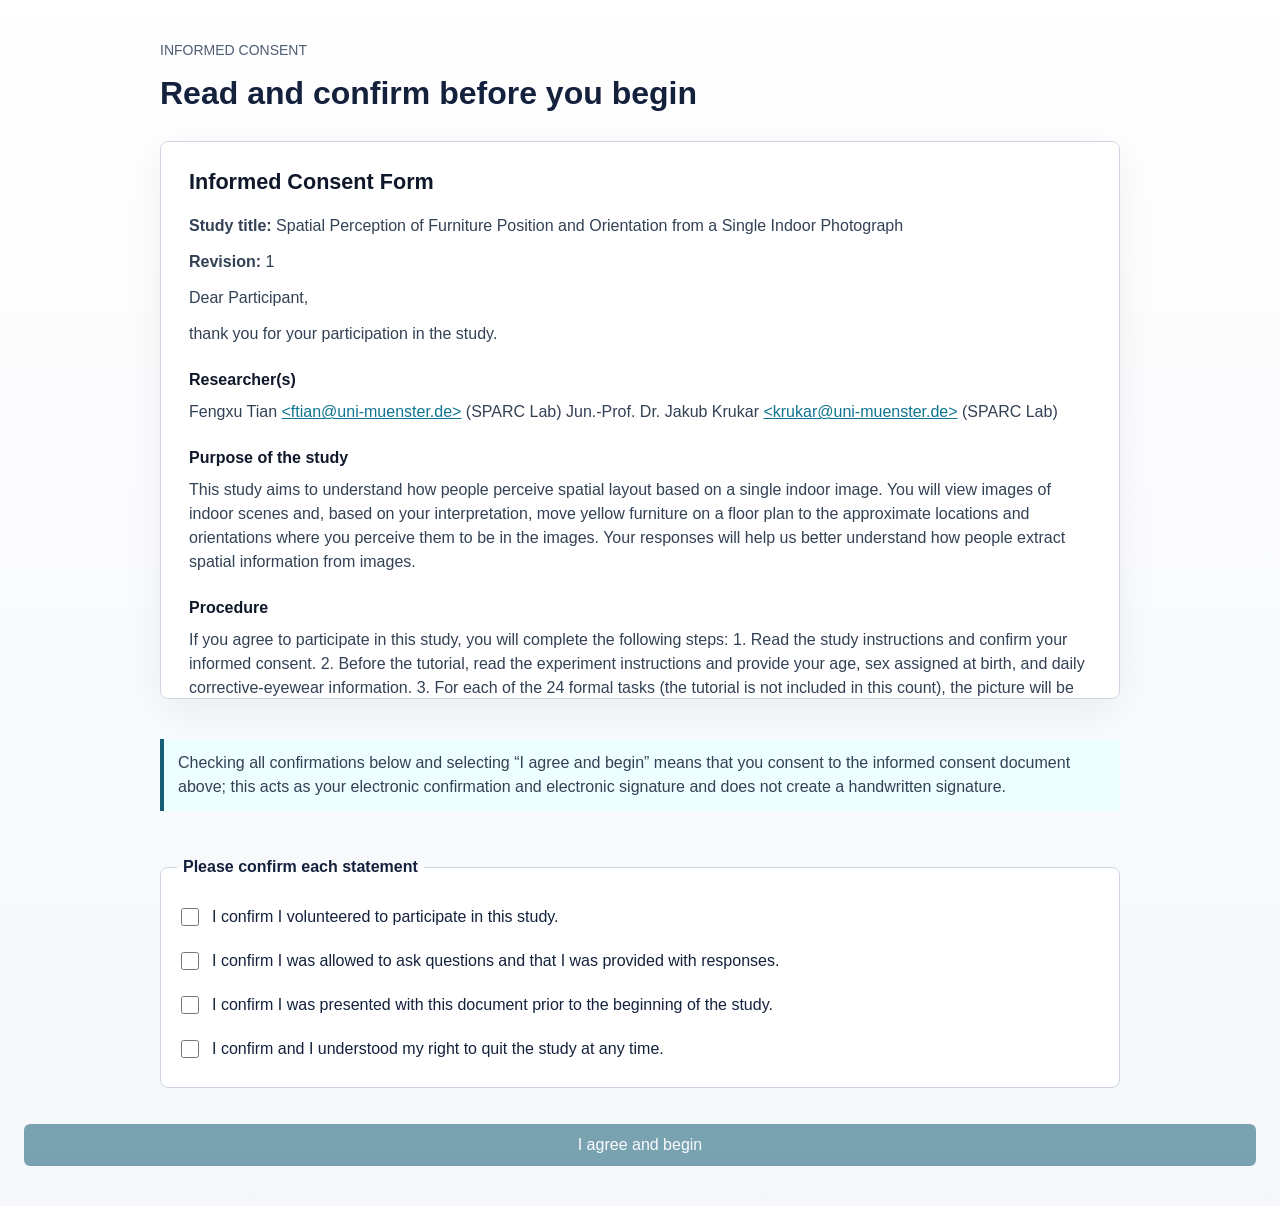
<file: index.html>
<!doctype html>
<html lang="en-US">
  <head>
    <meta charset="UTF-8" />
    <meta name="viewport" content="width=device-width, initial-scale=1.0" />
    <link rel="icon" type="image/svg+xml" href="./experiment/layout-task/assets/icons/info.svg" />
    <title>Layout Task Player</title>
    <meta http-equiv="refresh" content="0;url=./experiment/" />
  </head>
  <body>
    <p>Opening the experiment...</p>
    <script>
      const target = new URL("./experiment/", window.location.href);
      target.search = window.location.search;
      target.hash = window.location.hash;
      window.location.replace(target.href);
    </script>
  </body>
</html>
</file>
